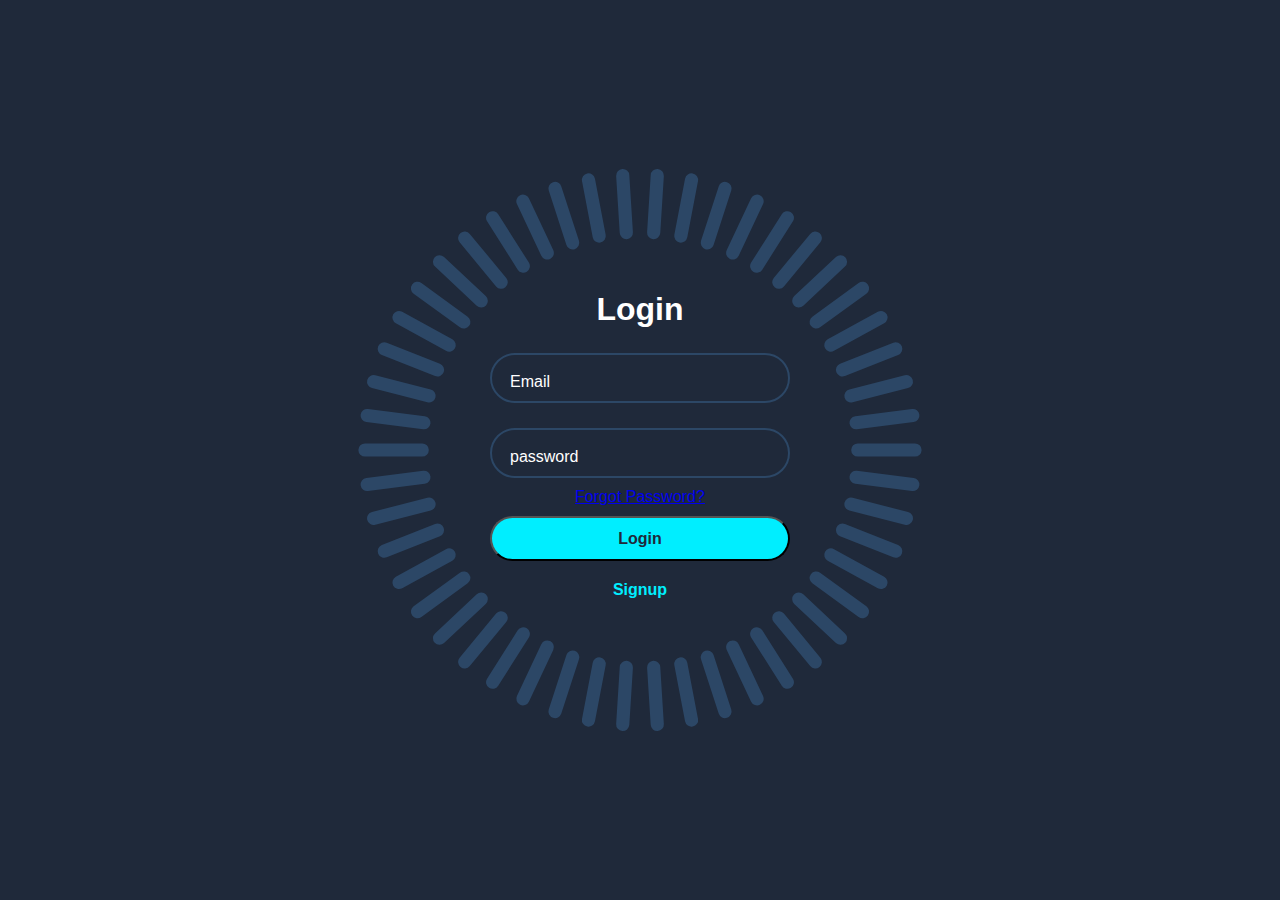
<file: Login.html>
<!DOCTYPE html>
<html>
<head>
	<meta charset="utf-8">
	<meta name="viewport" content="width=device-width, initial-scale=1">
	<title>Login</title>
	<link rel="stylesheet" type="text/css" href="Login.css">
</head>
<body>
	<div class="container">
	<div class="login-box">
		<h2>Login</h2>
		<form action="#">
			<div class="input-box">
				<input type="email" required>
				<label >Email</label>
			</div>
			<div class="input-box">
				<input type="password" required>
				<label>password</label>
			</div>
			<div class="forgot-pass">
				<a href="#">Forgot Password?</a>
			</div>
			<button type="submit" class="btn">Login</button>
			<div class="signup-link">
				<a href="Signup.html">Signup</a>
			</div>
		</form>
	</div>
	<span style="--i:0;"></span>
	<span style="--i:1;"></span>
	<span style="--i:2;"></span>
	<span style="--i:3;"></span>
	<span style="--i:4;"></span>
	<span style="--i:5;"></span>
	<span style="--i:6;"></span>
	<span style="--i:7;"></span>
	<span style="--i:8;"></span>
	<span style="--i:9;"></span>
	<span style="--i:10;"></span>
	<span style="--i:11;"></span>
	<span style="--i:12;"></span>
	<span style="--i:13;"></span>
	<span style="--i:14;"></span>
	<span style="--i:15;"></span>
	<span style="--i:16;"></span>
	<span style="--i:17;"></span>
	<span style="--i:18;"></span>
	<span style="--i:19;"></span>
	<span style="--i:20;"></span>
	<span style="--i:21;"></span>
	<span style="--i:22;"></span>
	<span style="--i:23;"></span>
	<span style="--i:24;"></span>
	<span style="--i:25;"></span>
	<span style="--i:26;"></span>
	<span style="--i:27;"></span>
	<span style="--i:28;"></span>
	<span style="--i:29;"></span>
	<span style="--i:30;"></span>
	<span style="--i:31;"></span>
	<span style="--i:32;"></span>
	<span style="--i:33;"></span>
	<span style="--i:34;"></span>
	<span style="--i:35;"></span>
	<span style="--i:36;"></span>
	<span style="--i:37;"></span>
	<span style="--i:38;"></span>
	<span style="--i:39;"></span>
	<span style="--i:40;"></span>
	<span style="--i:41;"></span>
	<span style="--i:42;"></span>
	<span style="--i:43;"></span>
	<span style="--i:44;"></span>
	<span style="--i:45;"></span>
	<span style="--i:46;"></span>
	<span style="--i:47;"></span>
	<span style="--i:48;"></span>
	<span style="--i:49;"></span>

</div>

</body>
</html>
</file>
<file: Login.css>
*{
	margin: 0;
	padding: 0;
	box-sizing: border-box;
	font-family: 'poppins', sans-serif;
}
body{
	display: flex;
	justify-content: center;
	align-items: center;
	min-height: 100vh;
	background: #1f293a;


}
.container{
	position: relative;
	width: 256px;
	height: 256px;
	display: flex;
	justify-content: center;
	align-items: center;
}
.container span{
	position:absolute;
	left: 0;
	width: 32px;
	height: 6px;
	background: #2c4766;
	border-radius: 8px;
	transform-origin: 128px;
	transform: scale(2.2) rotate(calc(var(--i)*(360deg/50)));
	animation: animateBlink 3s linear infinite;
	animation-delay: calc(var(--i) * (3s / 50));
}
@keyframes animateBlink{
	0%{
		background: #0ef;
	}
	25%{
		background: #2c4766;
	}
}
.login-box{
	position: absolute;
	width: 400px;
	/*background: red;*/
}

.login-box form{
	width: 100%;
	padding: 0 50px;
}
h2{
	font-size: 2em;
	justify-content: #0ef;
	text-align: center;
	color: white;
}
.input-box{
	position: relative;
	margin: 25px 0;
}
.input-box input{
	width: 100%;
	height: 50px;
	background: transparent;
	border: 2px solid #2c4766;
	outline: none;
	border-radius: 40px;
	
	font-size: 1em;
	color: #fff;
	padding: 20px;
}

.input-box label{
	position: absolute;
	top: 130%;
	left: 20px;
	transform: translateY(-45px);
	font-size: 1em;
	color: #fff;
	pointer-events: none;
	transition: .5s ease;
	border-color: #0ef;

}
.input-box input:focus,
.input-box input:valid {
	border-color:#0ef ;
}
.input-box input:focus~label,
.input-box input:valid~label {
	top: 30px;
	font-size: 1em;
    background: #1f293a;
	padding: 6px 6px;
	color: #0ef;
}

.forgot-pass{
	margin: -15px 0 10px ;
	text-align: center;
}
forgot-pass a{
	font-size: .85em;
	color: #fff;
	text-decoration: none;
}
.forgot-pass a:hover{
	text-decoration: underline;

}
.btn{
	width: 100%;
	height: 45px;
	background: #0ef;
	outline: none;
	border-radius: 40px;
	cursor: pointer;
	font-size: 1em;
	color: #1f293a;
	font-weight: 600;
}


.signup-link{
	margin: 20px 0 10px;
	text-align: center;
}

.signup-link a{
	font-size: 1em;
	color: #0ef;
	text-decoration: none;
	font-weight: 600;
}

.signup-link a:hover{
	text-decoration: underline;
}
</file>
